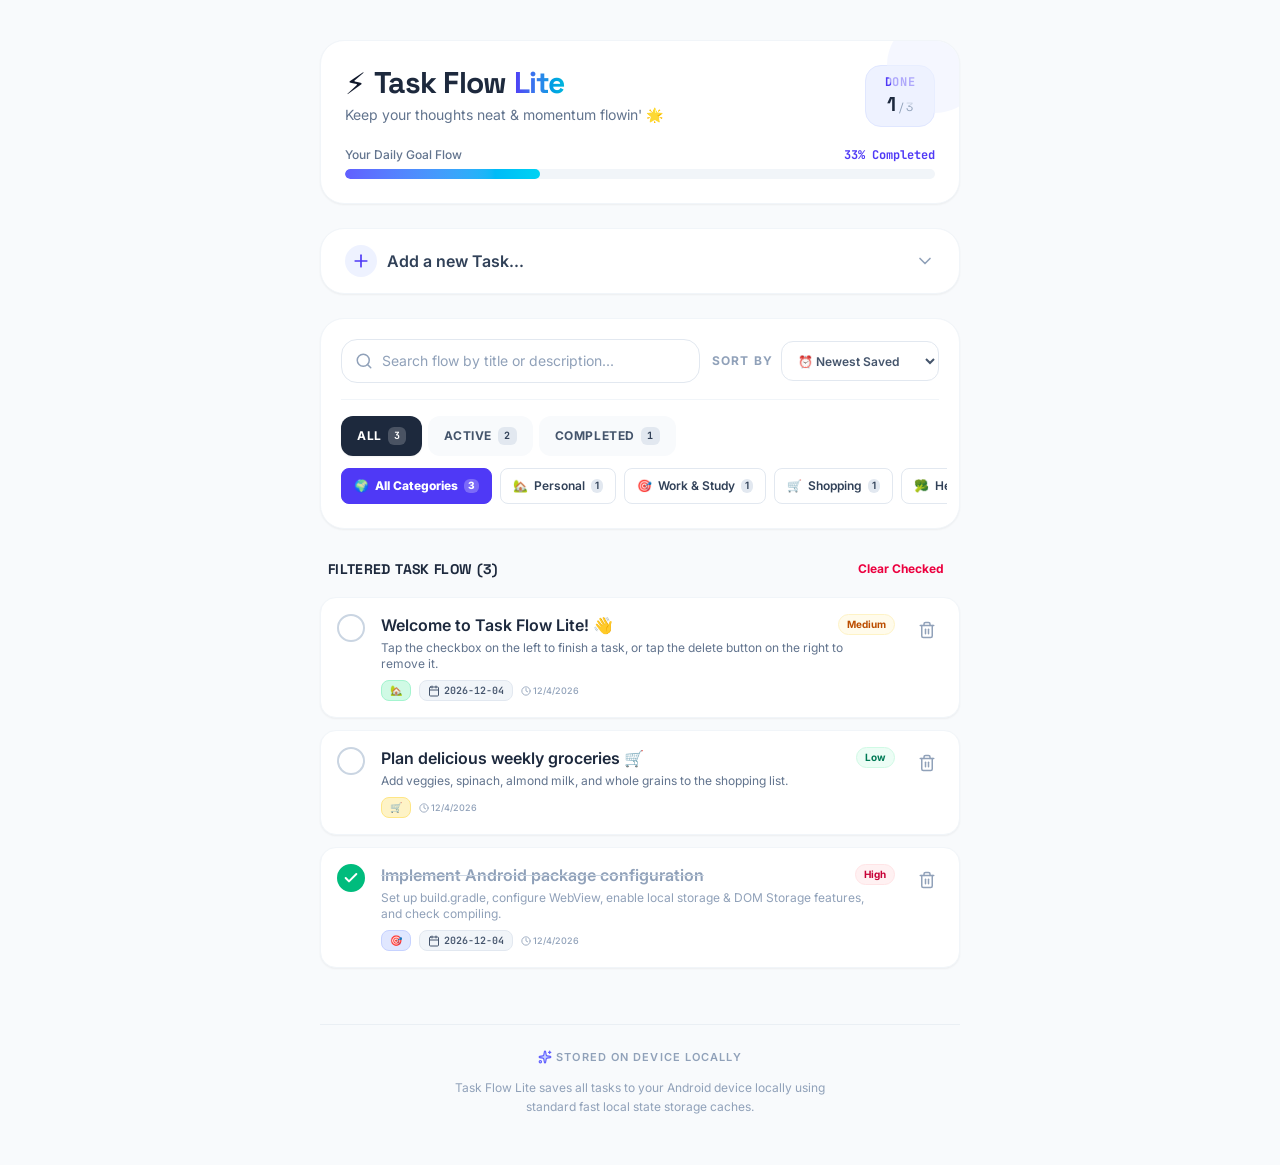
<file: android/app/src/main/assets/www/index.html>
<!doctype html>
<html lang="en">
  <head>
    <meta charset="UTF-8" />
    <meta name="viewport" content="width=device-width, initial-scale=1.0" />
    <title>Task Flow Lite</title>
    <script type="module" crossorigin src="./assets/index-0U6uDXr2.js"></script>
    <link rel="stylesheet" crossorigin href="./assets/index-FBcgxa8i.css">
  </head>
  <body>
    <div id="root"></div>
  </body>
</html>
</file>
<file: android/app/src/main/assets/www/assets/index-FBcgxa8i.css>
@import"https://fonts.googleapis.com/css2?family=Inter:ital,wght@0,100..900;1,100..900&family=Space+Grotesk:wght@300..700&family=JetBrains+Mono:ital,wght@0,100..800;1,100..800&display=swap";/*! tailwindcss v4.3.0 | MIT License | https://tailwindcss.com */@layer properties{@supports (((-webkit-hyphens:none)) and (not (margin-trim:inline))) or ((-moz-orient:inline) and (not (color:rgb(from red r g b)))){*,:before,:after,::backdrop{--tw-translate-x:0;--tw-translate-y:0;--tw-translate-z:0;--tw-space-y-reverse:0;--tw-border-style:solid;--tw-gradient-position:initial;--tw-gradient-from:#0000;--tw-gradient-via:#0000;--tw-gradient-to:#0000;--tw-gradient-stops:initial;--tw-gradient-via-stops:initial;--tw-gradient-from-position:0%;--tw-gradient-via-position:50%;--tw-gradient-to-position:100%;--tw-leading:initial;--tw-font-weight:initial;--tw-tracking:initial;--tw-shadow:0 0 #0000;--tw-shadow-color:initial;--tw-shadow-alpha:100%;--tw-inset-shadow:0 0 #0000;--tw-inset-shadow-color:initial;--tw-inset-shadow-alpha:100%;--tw-ring-color:initial;--tw-ring-shadow:0 0 #0000;--tw-inset-ring-color:initial;--tw-inset-ring-shadow:0 0 #0000;--tw-ring-inset:initial;--tw-ring-offset-width:0px;--tw-ring-offset-color:#fff;--tw-ring-offset-shadow:0 0 #0000}}}@layer theme{:root,:host{--font-sans:"Inter", ui-sans-serif, system-ui, sans-serif;--font-mono:"JetBrains Mono", ui-monospace, SFMono-Regular, monospace;--color-red-500:oklch(63.7% .237 25.331);--color-amber-50:oklch(98.7% .022 95.277);--color-amber-100:oklch(96.2% .059 95.617);--color-amber-200:oklch(92.4% .12 95.746);--color-amber-500:oklch(76.9% .188 70.08);--color-amber-700:oklch(55.5% .163 48.998);--color-emerald-50:oklch(97.9% .021 166.113);--color-emerald-100:oklch(95% .052 163.051);--color-emerald-200:oklch(90.5% .093 164.15);--color-emerald-500:oklch(69.6% .17 162.48);--color-emerald-700:oklch(50.8% .118 165.612);--color-cyan-400:oklch(78.9% .154 211.53);--color-cyan-500:oklch(71.5% .143 215.221);--color-indigo-50:oklch(96.2% .018 272.314);--color-indigo-100:oklch(93% .034 272.788);--color-indigo-200:oklch(87% .065 274.039);--color-indigo-500:oklch(58.5% .233 277.117);--color-indigo-600:oklch(51.1% .262 276.966);--color-indigo-700:oklch(45.7% .24 277.023);--color-indigo-800:oklch(39.8% .195 277.366);--color-purple-100:oklch(94.6% .033 307.174);--color-purple-200:oklch(90.2% .063 306.703);--color-purple-700:oklch(49.6% .265 301.924);--color-rose-50:oklch(96.9% .015 12.422);--color-rose-100:oklch(94.1% .03 12.58);--color-rose-200:oklch(89.2% .058 10.001);--color-rose-500:oklch(64.5% .246 16.439);--color-rose-600:oklch(58.6% .253 17.585);--color-rose-700:oklch(51.4% .222 16.935);--color-slate-50:oklch(98.4% .003 247.858);--color-slate-100:oklch(96.8% .007 247.896);--color-slate-200:oklch(92.9% .013 255.508);--color-slate-300:oklch(86.9% .022 252.894);--color-slate-400:oklch(70.4% .04 256.788);--color-slate-500:oklch(55.4% .046 257.417);--color-slate-600:oklch(44.6% .043 257.281);--color-slate-700:oklch(37.2% .044 257.287);--color-slate-800:oklch(27.9% .041 260.031);--color-white:#fff;--spacing:.25rem;--container-sm:24rem;--container-2xl:42rem;--text-xs:.75rem;--text-xs--line-height:calc(1 / .75);--text-sm:.875rem;--text-sm--line-height:calc(1.25 / .875);--text-base:1rem;--text-base--line-height: 1.5 ;--text-xl:1.25rem;--text-xl--line-height:calc(1.75 / 1.25);--text-2xl:1.5rem;--text-2xl--line-height:calc(2 / 1.5);--text-3xl:1.875rem;--text-3xl--line-height: 1.2 ;--text-4xl:2.25rem;--text-4xl--line-height:calc(2.5 / 2.25);--font-weight-normal:400;--font-weight-medium:500;--font-weight-semibold:600;--font-weight-bold:700;--font-weight-extrabold:800;--tracking-tight:-.025em;--tracking-wide:.025em;--tracking-wider:.05em;--tracking-widest:.1em;--leading-snug:1.375;--leading-relaxed:1.625;--radius-md:.375rem;--radius-lg:.5rem;--radius-xl:.75rem;--radius-2xl:1rem;--radius-3xl:1.5rem;--animate-pulse:pulse 2s cubic-bezier(.4, 0, .6, 1) infinite;--default-transition-duration:.15s;--default-transition-timing-function:cubic-bezier(.4, 0, .2, 1);--default-font-family:var(--font-sans);--default-mono-font-family:var(--font-mono);--font-display:"Space Grotesk", sans-serif}}@layer base{*,:after,:before,::backdrop{box-sizing:border-box;border:0 solid;margin:0;padding:0}::file-selector-button{box-sizing:border-box;border:0 solid;margin:0;padding:0}html,:host{-webkit-text-size-adjust:100%;-moz-tab-size:4;tab-size:4;line-height:1.5;font-family:var(--default-font-family,ui-sans-serif, system-ui, sans-serif, "Apple Color Emoji", "Segoe UI Emoji", "Segoe UI Symbol", "Noto Color Emoji");font-feature-settings:var(--default-font-feature-settings,normal);font-variation-settings:var(--default-font-variation-settings,normal);-webkit-tap-highlight-color:transparent}hr{height:0;color:inherit;border-top-width:1px}abbr:where([title]){-webkit-text-decoration:underline dotted;text-decoration:underline dotted}h1,h2,h3,h4,h5,h6{font-size:inherit;font-weight:inherit}a{color:inherit;-webkit-text-decoration:inherit;text-decoration:inherit}b,strong{font-weight:bolder}code,kbd,samp,pre{font-family:var(--default-mono-font-family,ui-monospace, SFMono-Regular, Menlo, Monaco, Consolas, "Liberation Mono", "Courier New", monospace);font-feature-settings:var(--default-mono-font-feature-settings,normal);font-variation-settings:var(--default-mono-font-variation-settings,normal);font-size:1em}small{font-size:80%}sub,sup{vertical-align:baseline;font-size:75%;line-height:0;position:relative}sub{bottom:-.25em}sup{top:-.5em}table{text-indent:0;border-color:inherit;border-collapse:collapse}:-moz-focusring{outline:auto}progress{vertical-align:baseline}summary{display:list-item}ol,ul,menu{list-style:none}img,svg,video,canvas,audio,iframe,embed,object{vertical-align:middle;display:block}img,video{max-width:100%;height:auto}button,input,select,optgroup,textarea{font:inherit;font-feature-settings:inherit;font-variation-settings:inherit;letter-spacing:inherit;color:inherit;opacity:1;background-color:#0000;border-radius:0}::file-selector-button{font:inherit;font-feature-settings:inherit;font-variation-settings:inherit;letter-spacing:inherit;color:inherit;opacity:1;background-color:#0000;border-radius:0}:where(select:is([multiple],[size])) optgroup{font-weight:bolder}:where(select:is([multiple],[size])) optgroup option{padding-inline-start:20px}::file-selector-button{margin-inline-end:4px}::placeholder{opacity:1}@supports (not ((-webkit-appearance:-apple-pay-button))) or (contain-intrinsic-size:1px){::placeholder{color:currentColor}@supports (color:color-mix(in lab,red,red)){::placeholder{color:color-mix(in oklab,currentcolor 50%,transparent)}}}textarea{resize:vertical}::-webkit-search-decoration{-webkit-appearance:none}::-webkit-date-and-time-value{min-height:1lh;text-align:inherit}::-webkit-datetime-edit{display:inline-flex}::-webkit-datetime-edit-fields-wrapper{padding:0}::-webkit-datetime-edit{padding-block:0}::-webkit-datetime-edit-year-field{padding-block:0}::-webkit-datetime-edit-month-field{padding-block:0}::-webkit-datetime-edit-day-field{padding-block:0}::-webkit-datetime-edit-hour-field{padding-block:0}::-webkit-datetime-edit-minute-field{padding-block:0}::-webkit-datetime-edit-second-field{padding-block:0}::-webkit-datetime-edit-millisecond-field{padding-block:0}::-webkit-datetime-edit-meridiem-field{padding-block:0}::-webkit-calendar-picker-indicator{line-height:1}:-moz-ui-invalid{box-shadow:none}button,input:where([type=button],[type=reset],[type=submit]){-webkit-appearance:button;-moz-appearance:button;appearance:button}::file-selector-button{-webkit-appearance:button;-moz-appearance:button;appearance:button}::-webkit-inner-spin-button{height:auto}::-webkit-outer-spin-button{height:auto}[hidden]:where(:not([hidden=until-found])){display:none!important}}@layer components;@layer utilities{.pointer-events-none{pointer-events:none}.absolute{position:absolute}.relative{position:relative}.inset-x-0{inset-inline:calc(var(--spacing) * 0)}.top-0{top:calc(var(--spacing) * 0)}.top-1\/2{top:50%}.right-0{right:calc(var(--spacing) * 0)}.bottom-0{bottom:calc(var(--spacing) * 0)}.left-3\.5{left:calc(var(--spacing) * 3.5)}.z-50{z-index:50}.container{width:100%}@media(min-width:40rem){.container{max-width:40rem}}@media(min-width:48rem){.container{max-width:48rem}}@media(min-width:64rem){.container{max-width:64rem}}@media(min-width:80rem){.container{max-width:80rem}}@media(min-width:96rem){.container{max-width:96rem}}.-mx-2{margin-inline:calc(var(--spacing) * -2)}.mx-auto{margin-inline:auto}.-mt-6{margin-top:calc(var(--spacing) * -6)}.mt-1{margin-top:calc(var(--spacing) * 1)}.mt-5{margin-top:calc(var(--spacing) * 5)}.mt-14{margin-top:calc(var(--spacing) * 14)}.-mr-6{margin-right:calc(var(--spacing) * -6)}.mb-1{margin-bottom:calc(var(--spacing) * 1)}.mb-1\.5{margin-bottom:calc(var(--spacing) * 1.5)}.mb-6{margin-bottom:calc(var(--spacing) * 6)}.block{display:block}.flex{display:flex}.grid{display:grid}.hidden{display:none}.h-2\.5{height:calc(var(--spacing) * 2.5)}.h-3{height:calc(var(--spacing) * 3)}.h-3\.5{height:calc(var(--spacing) * 3.5)}.h-4{height:calc(var(--spacing) * 4)}.h-4\.5{height:calc(var(--spacing) * 4.5)}.h-5{height:calc(var(--spacing) * 5)}.h-7{height:calc(var(--spacing) * 7)}.h-8{height:calc(var(--spacing) * 8)}.h-24{height:calc(var(--spacing) * 24)}.h-\[1px\]{height:1px}.h-full{height:100%}.min-h-\[28px\]{min-height:28px}.min-h-\[32px\]{min-height:32px}.min-h-\[36px\]{min-height:36px}.min-h-\[40px\]{min-height:40px}.min-h-\[44px\]{min-height:44px}.min-h-\[48px\]{min-height:48px}.min-h-screen{min-height:100vh}.w-2\.5{width:calc(var(--spacing) * 2.5)}.w-3{width:calc(var(--spacing) * 3)}.w-3\.5{width:calc(var(--spacing) * 3.5)}.w-4{width:calc(var(--spacing) * 4)}.w-4\.5{width:calc(var(--spacing) * 4.5)}.w-5{width:calc(var(--spacing) * 5)}.w-7{width:calc(var(--spacing) * 7)}.w-8{width:calc(var(--spacing) * 8)}.w-24{width:calc(var(--spacing) * 24)}.w-full{width:100%}.max-w-2xl{max-width:var(--container-2xl)}.max-w-sm{max-width:var(--container-sm)}.min-w-0{min-width:calc(var(--spacing) * 0)}.min-w-\[28px\]{min-width:28px}.min-w-\[32px\]{min-width:32px}.min-w-\[70px\]{min-width:70px}.flex-1{flex:1}.shrink-0{flex-shrink:0}.-translate-y-1\/2{--tw-translate-y: -50% ;translate:var(--tw-translate-x) var(--tw-translate-y)}.animate-pulse{animation:var(--animate-pulse)}.cursor-pointer{cursor:pointer}.scrollbar-thin{scrollbar-width:thin}.grid-cols-1{grid-template-columns:repeat(1,minmax(0,1fr))}.grid-cols-3{grid-template-columns:repeat(3,minmax(0,1fr))}.flex-col{flex-direction:column}.flex-wrap{flex-wrap:wrap}.items-center{align-items:center}.items-start{align-items:flex-start}.justify-between{justify-content:space-between}.justify-center{justify-content:center}.justify-end{justify-content:flex-end}.gap-0\.5{gap:calc(var(--spacing) * .5)}.gap-1{gap:calc(var(--spacing) * 1)}.gap-1\.5{gap:calc(var(--spacing) * 1.5)}.gap-2{gap:calc(var(--spacing) * 2)}.gap-2\.5{gap:calc(var(--spacing) * 2.5)}.gap-3{gap:calc(var(--spacing) * 3)}.gap-4{gap:calc(var(--spacing) * 4)}:where(.space-y-1>:not(:last-child)){--tw-space-y-reverse:0;margin-block-start:calc(calc(var(--spacing) * 1) * var(--tw-space-y-reverse));margin-block-end:calc(calc(var(--spacing) * 1) * calc(1 - var(--tw-space-y-reverse)))}:where(.space-y-3>:not(:last-child)){--tw-space-y-reverse:0;margin-block-start:calc(calc(var(--spacing) * 3) * var(--tw-space-y-reverse));margin-block-end:calc(calc(var(--spacing) * 3) * calc(1 - var(--tw-space-y-reverse)))}:where(.space-y-4>:not(:last-child)){--tw-space-y-reverse:0;margin-block-start:calc(calc(var(--spacing) * 4) * var(--tw-space-y-reverse));margin-block-end:calc(calc(var(--spacing) * 4) * calc(1 - var(--tw-space-y-reverse)))}.overflow-hidden{overflow:hidden}.overflow-x-auto{overflow-x:auto}.rounded-2xl{border-radius:var(--radius-2xl)}.rounded-3xl{border-radius:var(--radius-3xl)}.rounded-full{border-radius:3.40282e38px}.rounded-lg{border-radius:var(--radius-lg)}.rounded-md{border-radius:var(--radius-md)}.rounded-xl{border-radius:var(--radius-xl)}.border{border-style:var(--tw-border-style);border-width:1px}.border-2{border-style:var(--tw-border-style);border-width:2px}.border-t{border-top-style:var(--tw-border-style);border-top-width:1px}.border-dashed{--tw-border-style:dashed;border-style:dashed}.border-amber-100{border-color:var(--color-amber-100)}.border-amber-200{border-color:var(--color-amber-200)}.border-emerald-100{border-color:var(--color-emerald-100)}.border-emerald-200{border-color:var(--color-emerald-200)}.border-emerald-500{border-color:var(--color-emerald-500)}.border-indigo-100{border-color:var(--color-indigo-100)}.border-indigo-200{border-color:var(--color-indigo-200)}.border-indigo-600{border-color:var(--color-indigo-600)}.border-purple-200{border-color:var(--color-purple-200)}.border-rose-100{border-color:var(--color-rose-100)}.border-rose-200{border-color:var(--color-rose-200)}.border-slate-50{border-color:var(--color-slate-50)}.border-slate-100{border-color:var(--color-slate-100)}.border-slate-200{border-color:var(--color-slate-200)}.border-slate-200\/60{border-color:#e2e8f099}@supports (color:color-mix(in lab,red,red)){.border-slate-200\/60{border-color:color-mix(in oklab,var(--color-slate-200) 60%,transparent)}}.border-slate-300{border-color:var(--color-slate-300)}.bg-amber-50{background-color:var(--color-amber-50)}.bg-amber-100{background-color:var(--color-amber-100)}.bg-amber-500{background-color:var(--color-amber-500)}.bg-emerald-50{background-color:var(--color-emerald-50)}.bg-emerald-100{background-color:var(--color-emerald-100)}.bg-emerald-500{background-color:var(--color-emerald-500)}.bg-indigo-50{background-color:var(--color-indigo-50)}.bg-indigo-100{background-color:var(--color-indigo-100)}.bg-indigo-600{background-color:var(--color-indigo-600)}.bg-purple-100{background-color:var(--color-purple-100)}.bg-rose-50{background-color:var(--color-rose-50)}.bg-rose-100{background-color:var(--color-rose-100)}.bg-rose-500{background-color:var(--color-rose-500)}.bg-slate-50{background-color:var(--color-slate-50)}.bg-slate-100{background-color:var(--color-slate-100)}.bg-slate-200{background-color:var(--color-slate-200)}.bg-slate-800{background-color:var(--color-slate-800)}.bg-transparent{background-color:#0000}.bg-white{background-color:var(--color-white)}.bg-white\/20{background-color:#fff3}@supports (color:color-mix(in lab,red,red)){.bg-white\/20{background-color:color-mix(in oklab,var(--color-white) 20%,transparent)}}.bg-white\/25{background-color:#ffffff40}@supports (color:color-mix(in lab,red,red)){.bg-white\/25{background-color:color-mix(in oklab,var(--color-white) 25%,transparent)}}.bg-gradient-to-r{--tw-gradient-position:to right in oklab;background-image:linear-gradient(var(--tw-gradient-stops))}.from-indigo-500{--tw-gradient-from:var(--color-indigo-500);--tw-gradient-stops:var(--tw-gradient-via-stops,var(--tw-gradient-position), var(--tw-gradient-from) var(--tw-gradient-from-position), var(--tw-gradient-to) var(--tw-gradient-to-position))}.from-indigo-600{--tw-gradient-from:var(--color-indigo-600);--tw-gradient-stops:var(--tw-gradient-via-stops,var(--tw-gradient-position), var(--tw-gradient-from) var(--tw-gradient-from-position), var(--tw-gradient-to) var(--tw-gradient-to-position))}.to-cyan-400{--tw-gradient-to:var(--color-cyan-400);--tw-gradient-stops:var(--tw-gradient-via-stops,var(--tw-gradient-position), var(--tw-gradient-from) var(--tw-gradient-from-position), var(--tw-gradient-to) var(--tw-gradient-to-position))}.to-cyan-500{--tw-gradient-to:var(--color-cyan-500);--tw-gradient-stops:var(--tw-gradient-via-stops,var(--tw-gradient-position), var(--tw-gradient-from) var(--tw-gradient-from-position), var(--tw-gradient-to) var(--tw-gradient-to-position))}.bg-clip-text{-webkit-background-clip:text;background-clip:text}.fill-indigo-200{fill:var(--color-indigo-200)}.stroke-\[3\]{stroke-width:3px}.p-1{padding:calc(var(--spacing) * 1)}.p-4{padding:calc(var(--spacing) * 4)}.p-5{padding:calc(var(--spacing) * 5)}.p-6{padding:calc(var(--spacing) * 6)}.p-8{padding:calc(var(--spacing) * 8)}.px-1{padding-inline:calc(var(--spacing) * 1)}.px-1\.5{padding-inline:calc(var(--spacing) * 1.5)}.px-2{padding-inline:calc(var(--spacing) * 2)}.px-3{padding-inline:calc(var(--spacing) * 3)}.px-4{padding-inline:calc(var(--spacing) * 4)}.px-6{padding-inline:calc(var(--spacing) * 6)}.py-0\.5{padding-block:calc(var(--spacing) * .5)}.py-1{padding-block:calc(var(--spacing) * 1)}.py-1\.5{padding-block:calc(var(--spacing) * 1.5)}.py-2{padding-block:calc(var(--spacing) * 2)}.py-2\.5{padding-block:calc(var(--spacing) * 2.5)}.py-3{padding-block:calc(var(--spacing) * 3)}.py-4{padding-block:calc(var(--spacing) * 4)}.pt-1{padding-top:calc(var(--spacing) * 1)}.pt-2{padding-top:calc(var(--spacing) * 2)}.pt-6{padding-top:calc(var(--spacing) * 6)}.pr-2{padding-right:calc(var(--spacing) * 2)}.pr-4{padding-right:calc(var(--spacing) * 4)}.pb-1{padding-bottom:calc(var(--spacing) * 1)}.pb-6{padding-bottom:calc(var(--spacing) * 6)}.pb-12{padding-bottom:calc(var(--spacing) * 12)}.pl-10{padding-left:calc(var(--spacing) * 10)}.text-center{text-align:center}.font-display{font-family:var(--font-display)}.font-mono{font-family:var(--font-mono)}.font-sans{font-family:var(--font-sans)}.text-2xl{font-size:var(--text-2xl);line-height:var(--tw-leading,var(--text-2xl--line-height))}.text-3xl{font-size:var(--text-3xl);line-height:var(--tw-leading,var(--text-3xl--line-height))}.text-4xl{font-size:var(--text-4xl);line-height:var(--tw-leading,var(--text-4xl--line-height))}.text-base{font-size:var(--text-base);line-height:var(--tw-leading,var(--text-base--line-height))}.text-sm{font-size:var(--text-sm);line-height:var(--tw-leading,var(--text-sm--line-height))}.text-xl{font-size:var(--text-xl);line-height:var(--tw-leading,var(--text-xl--line-height))}.text-xs{font-size:var(--text-xs);line-height:var(--tw-leading,var(--text-xs--line-height))}.text-\[9px\]{font-size:9px}.text-\[10px\]{font-size:10px}.text-\[11px\]{font-size:11px}.leading-relaxed{--tw-leading:var(--leading-relaxed);line-height:var(--leading-relaxed)}.leading-snug{--tw-leading:var(--leading-snug);line-height:var(--leading-snug)}.font-bold{--tw-font-weight:var(--font-weight-bold);font-weight:var(--font-weight-bold)}.font-extrabold{--tw-font-weight:var(--font-weight-extrabold);font-weight:var(--font-weight-extrabold)}.font-medium{--tw-font-weight:var(--font-weight-medium);font-weight:var(--font-weight-medium)}.font-normal{--tw-font-weight:var(--font-weight-normal);font-weight:var(--font-weight-normal)}.font-semibold{--tw-font-weight:var(--font-weight-semibold);font-weight:var(--font-weight-semibold)}.tracking-tight{--tw-tracking:var(--tracking-tight);letter-spacing:var(--tracking-tight)}.tracking-wide{--tw-tracking:var(--tracking-wide);letter-spacing:var(--tracking-wide)}.tracking-wider{--tw-tracking:var(--tracking-wider);letter-spacing:var(--tracking-wider)}.tracking-widest{--tw-tracking:var(--tracking-widest);letter-spacing:var(--tracking-widest)}.break-words{overflow-wrap:break-word}.whitespace-nowrap{white-space:nowrap}.whitespace-pre-wrap{white-space:pre-wrap}.text-amber-700{color:var(--color-amber-700)}.text-emerald-700{color:var(--color-emerald-700)}.text-indigo-500{color:var(--color-indigo-500)}.text-indigo-600{color:var(--color-indigo-600)}.text-indigo-700{color:var(--color-indigo-700)}.text-purple-700{color:var(--color-purple-700)}.text-red-500{color:var(--color-red-500)}.text-rose-600{color:var(--color-rose-600)}.text-rose-700{color:var(--color-rose-700)}.text-slate-400{color:var(--color-slate-400)}.text-slate-500{color:var(--color-slate-500)}.text-slate-600{color:var(--color-slate-600)}.text-slate-700{color:var(--color-slate-700)}.text-slate-800{color:var(--color-slate-800)}.text-transparent{color:#0000}.text-white{color:var(--color-white)}.capitalize{text-transform:capitalize}.uppercase{text-transform:uppercase}.line-through{text-decoration-line:line-through}.decoration-slate-300{-webkit-text-decoration-color:var(--color-slate-300);text-decoration-color:var(--color-slate-300)}.placeholder-slate-400::placeholder{color:var(--color-slate-400)}.opacity-60{opacity:.6}.opacity-65{opacity:.65}.shadow-sm{--tw-shadow:0 1px 3px 0 var(--tw-shadow-color,#0000001a), 0 1px 2px -1px var(--tw-shadow-color,#0000001a);box-shadow:var(--tw-inset-shadow),var(--tw-inset-ring-shadow),var(--tw-ring-offset-shadow),var(--tw-ring-shadow),var(--tw-shadow)}.shadow-xs{--tw-shadow:0 1px 2px 0 var(--tw-shadow-color,#0000000d);box-shadow:var(--tw-inset-shadow),var(--tw-inset-ring-shadow),var(--tw-ring-offset-shadow),var(--tw-ring-shadow),var(--tw-shadow)}.transition{transition-property:color,background-color,border-color,outline-color,text-decoration-color,fill,stroke,--tw-gradient-from,--tw-gradient-via,--tw-gradient-to,opacity,box-shadow,transform,translate,scale,rotate,filter,-webkit-backdrop-filter,backdrop-filter,display,content-visibility,overlay,pointer-events;transition-timing-function:var(--tw-ease,var(--default-transition-timing-function));transition-duration:var(--tw-duration,var(--default-transition-duration))}.transition-all{transition-property:all;transition-timing-function:var(--tw-ease,var(--default-transition-timing-function));transition-duration:var(--tw-duration,var(--default-transition-duration))}.transition-colors{transition-property:color,background-color,border-color,outline-color,text-decoration-color,fill,stroke,--tw-gradient-from,--tw-gradient-via,--tw-gradient-to;transition-timing-function:var(--tw-ease,var(--default-transition-timing-function));transition-duration:var(--tw-duration,var(--default-transition-duration))}.select-none{-webkit-user-select:none;user-select:none}@media(hover:hover){.hover\:border-indigo-100:hover{border-color:var(--color-indigo-100)}.hover\:border-indigo-500:hover{border-color:var(--color-indigo-500)}.hover\:bg-indigo-50\/50:hover{background-color:#eef2ff80}@supports (color:color-mix(in lab,red,red)){.hover\:bg-indigo-50\/50:hover{background-color:color-mix(in oklab,var(--color-indigo-50) 50%,transparent)}}.hover\:bg-indigo-700:hover{background-color:var(--color-indigo-700)}.hover\:bg-rose-50:hover{background-color:var(--color-rose-50)}.hover\:bg-slate-50:hover{background-color:var(--color-slate-50)}.hover\:bg-slate-100:hover{background-color:var(--color-slate-100)}.hover\:bg-slate-200\/60:hover{background-color:#e2e8f099}@supports (color:color-mix(in lab,red,red)){.hover\:bg-slate-200\/60:hover{background-color:color-mix(in oklab,var(--color-slate-200) 60%,transparent)}}.hover\:text-rose-600:hover{color:var(--color-rose-600)}.hover\:text-rose-700:hover{color:var(--color-rose-700)}.hover\:shadow-sm:hover{--tw-shadow:0 1px 3px 0 var(--tw-shadow-color,#0000001a), 0 1px 2px -1px var(--tw-shadow-color,#0000001a);box-shadow:var(--tw-inset-shadow),var(--tw-inset-ring-shadow),var(--tw-ring-offset-shadow),var(--tw-ring-shadow),var(--tw-shadow)}}.focus\:border-indigo-500:focus{border-color:var(--color-indigo-500)}.focus\:outline-none:focus{--tw-outline-style:none;outline-style:none}.active\:bg-indigo-800:active{background-color:var(--color-indigo-800)}@media(min-width:40rem){.sm\:grid-cols-3{grid-template-columns:repeat(3,minmax(0,1fr))}.sm\:flex-row{flex-direction:row}}@media(min-width:48rem){.md\:pt-10{padding-top:calc(var(--spacing) * 10)}.md\:text-3xl{font-size:var(--text-3xl);line-height:var(--tw-leading,var(--text-3xl--line-height))}.md\:text-base{font-size:var(--text-base);line-height:var(--tw-leading,var(--text-base--line-height))}}}body{font-family:var(--font-sans);color:#0f172a;-webkit-tap-highlight-color:transparent;background-color:#f8fafc}@property --tw-translate-x{syntax:"*";inherits:false;initial-value:0}@property --tw-translate-y{syntax:"*";inherits:false;initial-value:0}@property --tw-translate-z{syntax:"*";inherits:false;initial-value:0}@property --tw-space-y-reverse{syntax:"*";inherits:false;initial-value:0}@property --tw-border-style{syntax:"*";inherits:false;initial-value:solid}@property --tw-gradient-position{syntax:"*";inherits:false}@property --tw-gradient-from{syntax:"<color>";inherits:false;initial-value:#0000}@property --tw-gradient-via{syntax:"<color>";inherits:false;initial-value:#0000}@property --tw-gradient-to{syntax:"<color>";inherits:false;initial-value:#0000}@property --tw-gradient-stops{syntax:"*";inherits:false}@property --tw-gradient-via-stops{syntax:"*";inherits:false}@property --tw-gradient-from-position{syntax:"<length-percentage>";inherits:false;initial-value:0%}@property --tw-gradient-via-position{syntax:"<length-percentage>";inherits:false;initial-value:50%}@property --tw-gradient-to-position{syntax:"<length-percentage>";inherits:false;initial-value:100%}@property --tw-leading{syntax:"*";inherits:false}@property --tw-font-weight{syntax:"*";inherits:false}@property --tw-tracking{syntax:"*";inherits:false}@property --tw-shadow{syntax:"*";inherits:false;initial-value:0 0 #0000}@property --tw-shadow-color{syntax:"*";inherits:false}@property --tw-shadow-alpha{syntax:"<percentage>";inherits:false;initial-value:100%}@property --tw-inset-shadow{syntax:"*";inherits:false;initial-value:0 0 #0000}@property --tw-inset-shadow-color{syntax:"*";inherits:false}@property --tw-inset-shadow-alpha{syntax:"<percentage>";inherits:false;initial-value:100%}@property --tw-ring-color{syntax:"*";inherits:false}@property --tw-ring-shadow{syntax:"*";inherits:false;initial-value:0 0 #0000}@property --tw-inset-ring-color{syntax:"*";inherits:false}@property --tw-inset-ring-shadow{syntax:"*";inherits:false;initial-value:0 0 #0000}@property --tw-ring-inset{syntax:"*";inherits:false}@property --tw-ring-offset-width{syntax:"<length>";inherits:false;initial-value:0}@property --tw-ring-offset-color{syntax:"*";inherits:false;initial-value:#fff}@property --tw-ring-offset-shadow{syntax:"*";inherits:false;initial-value:0 0 #0000}@keyframes pulse{50%{opacity:.5}}
</file>
